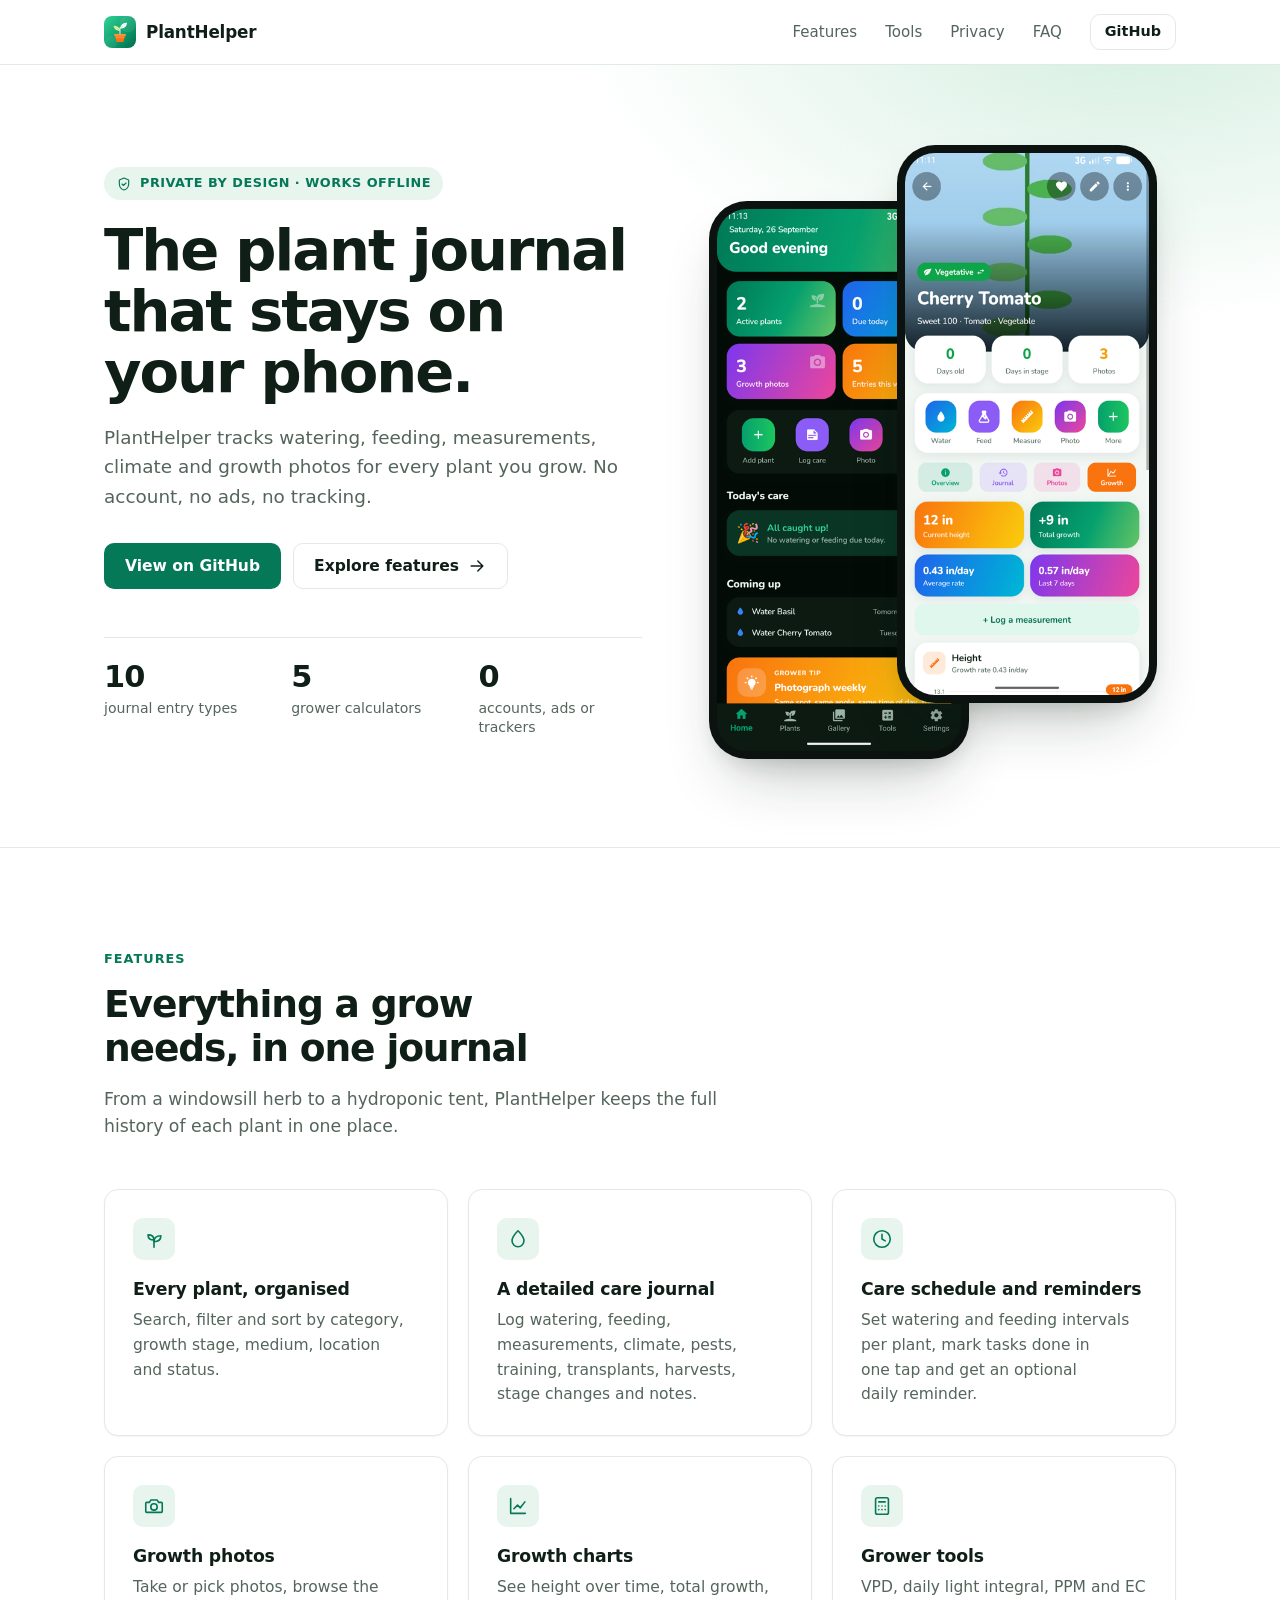
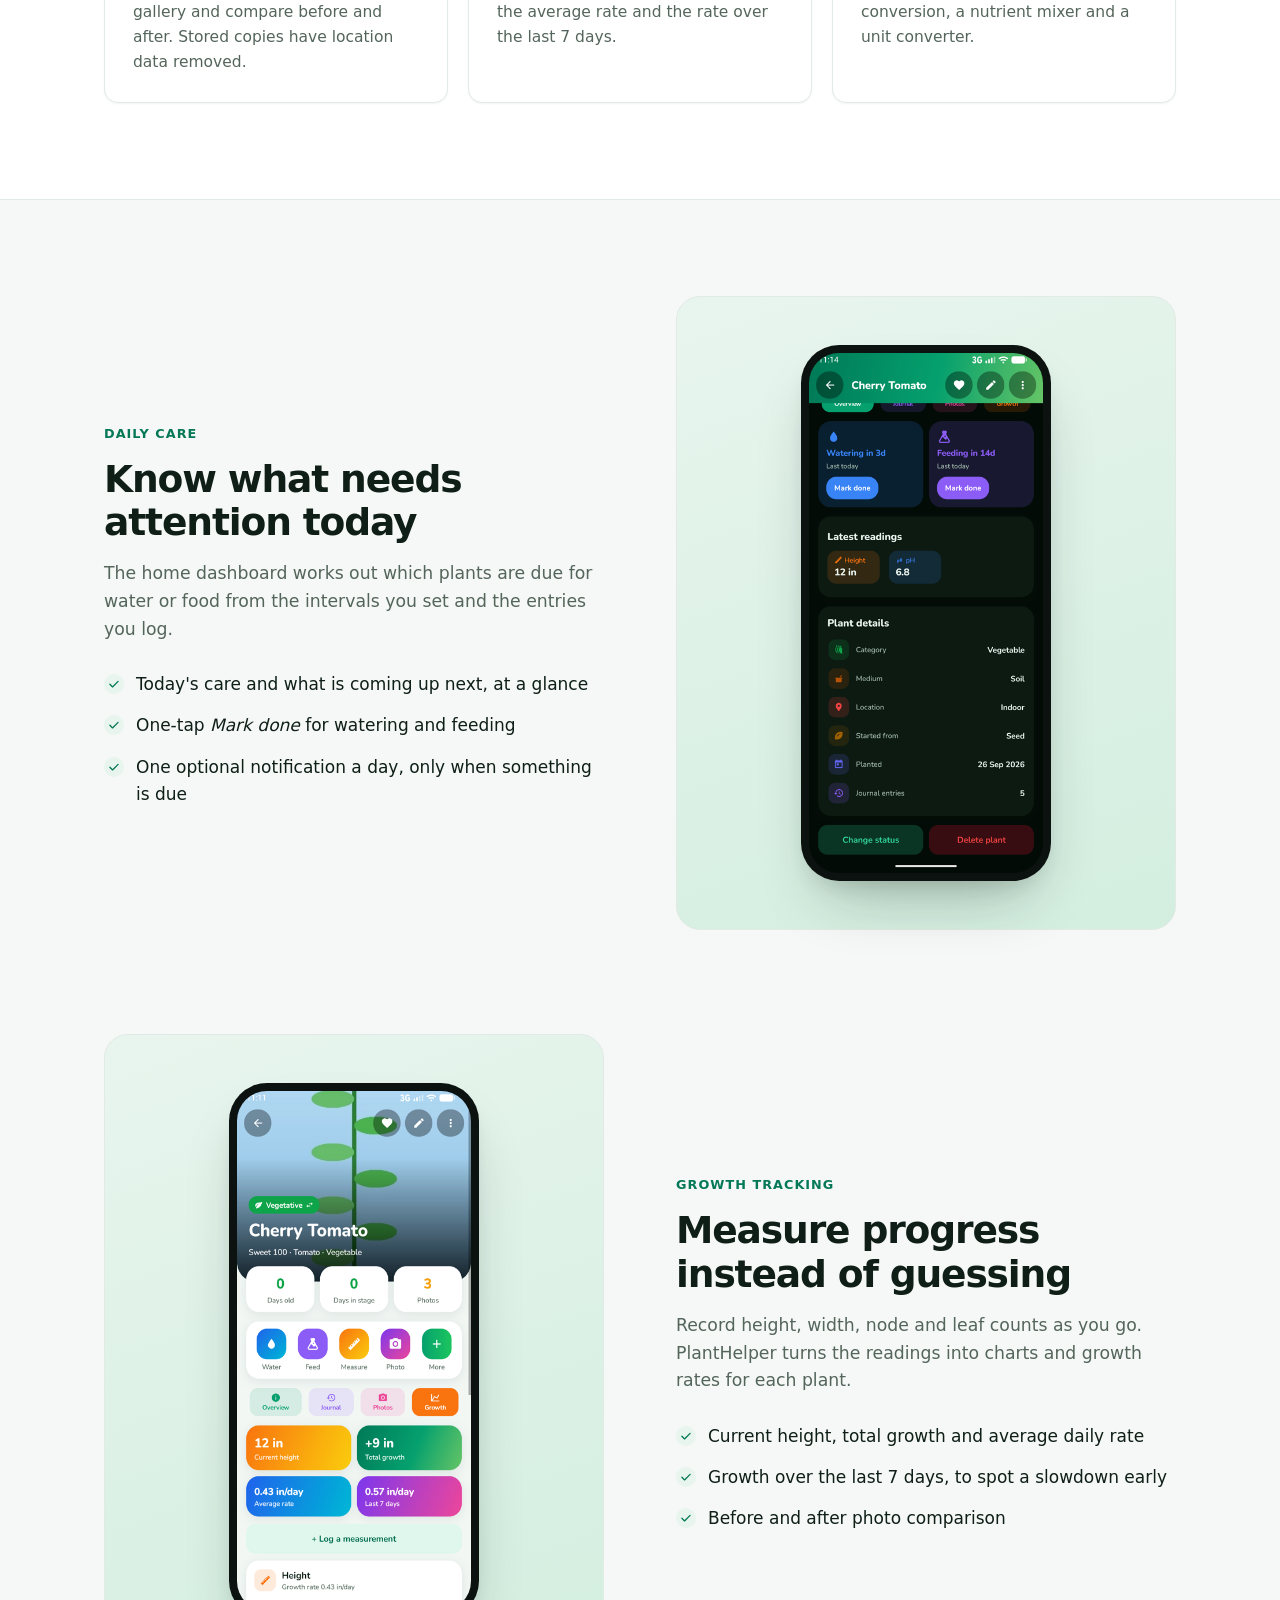
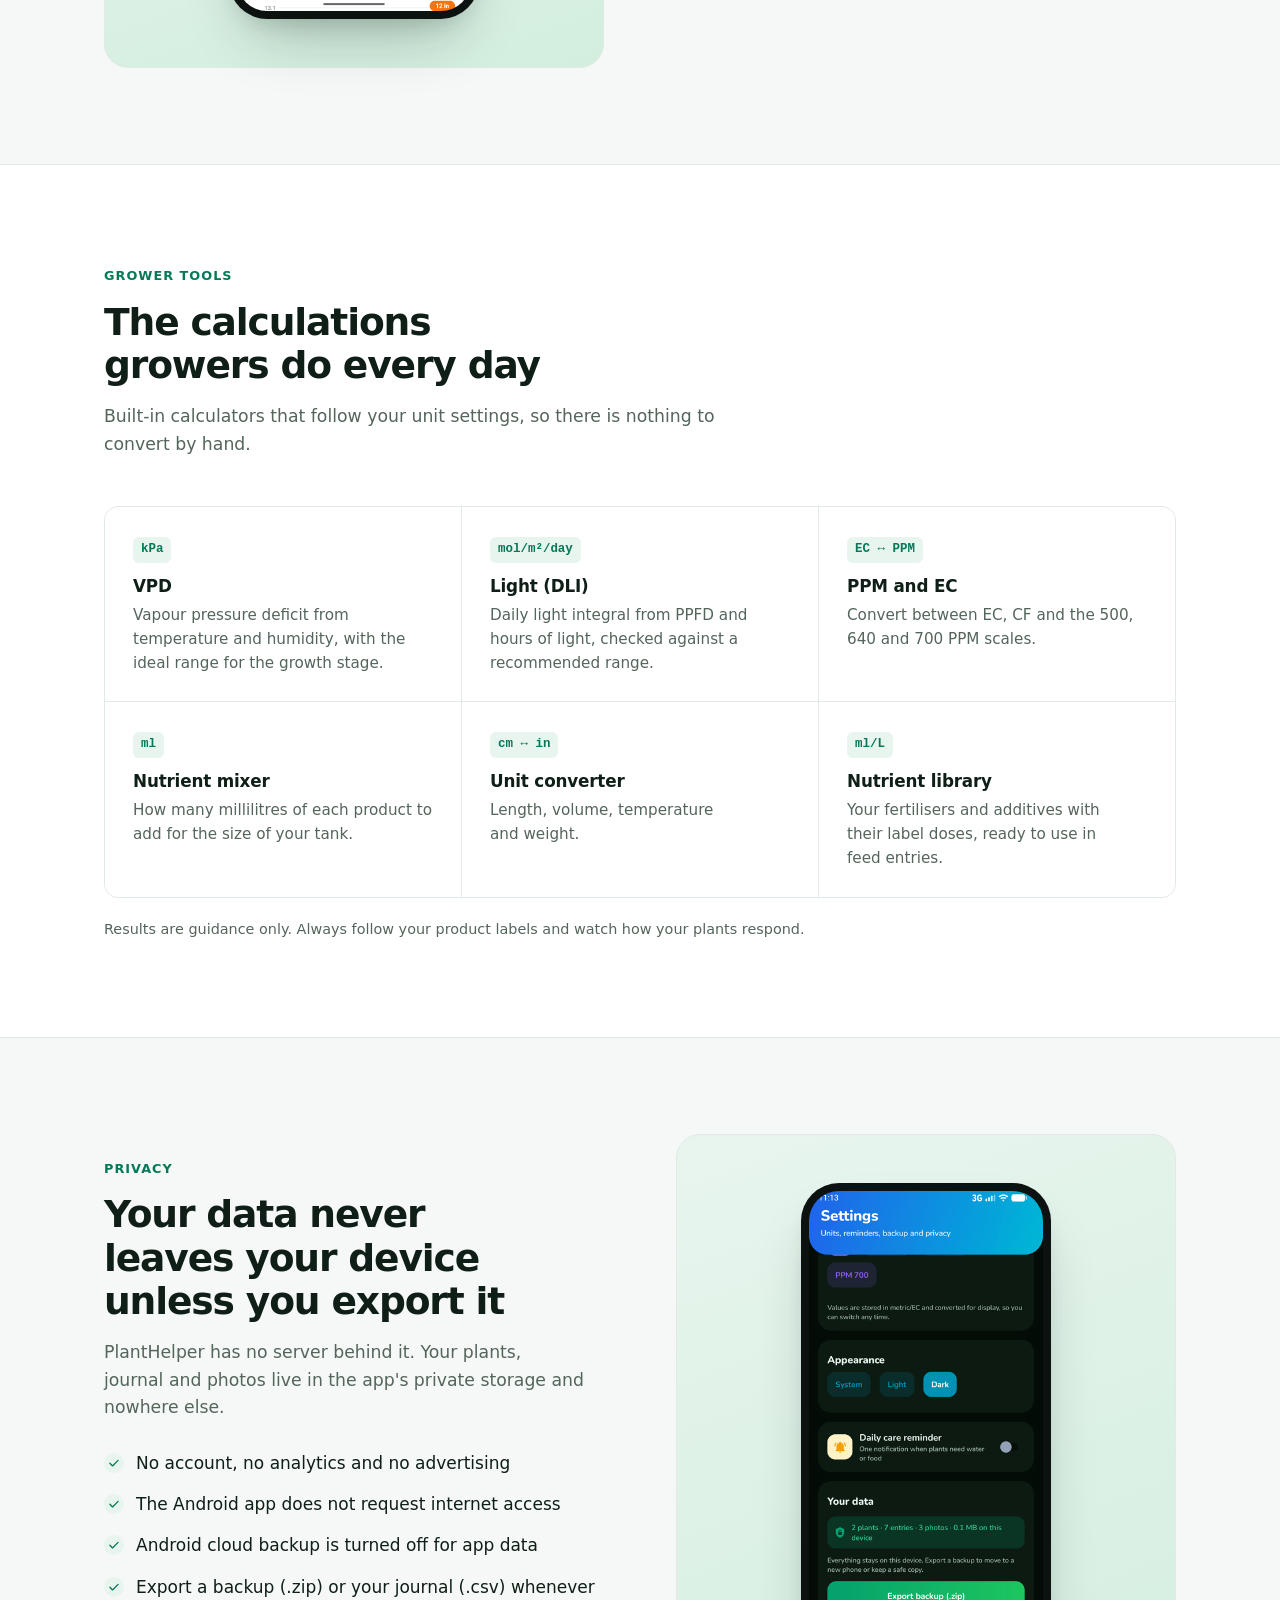
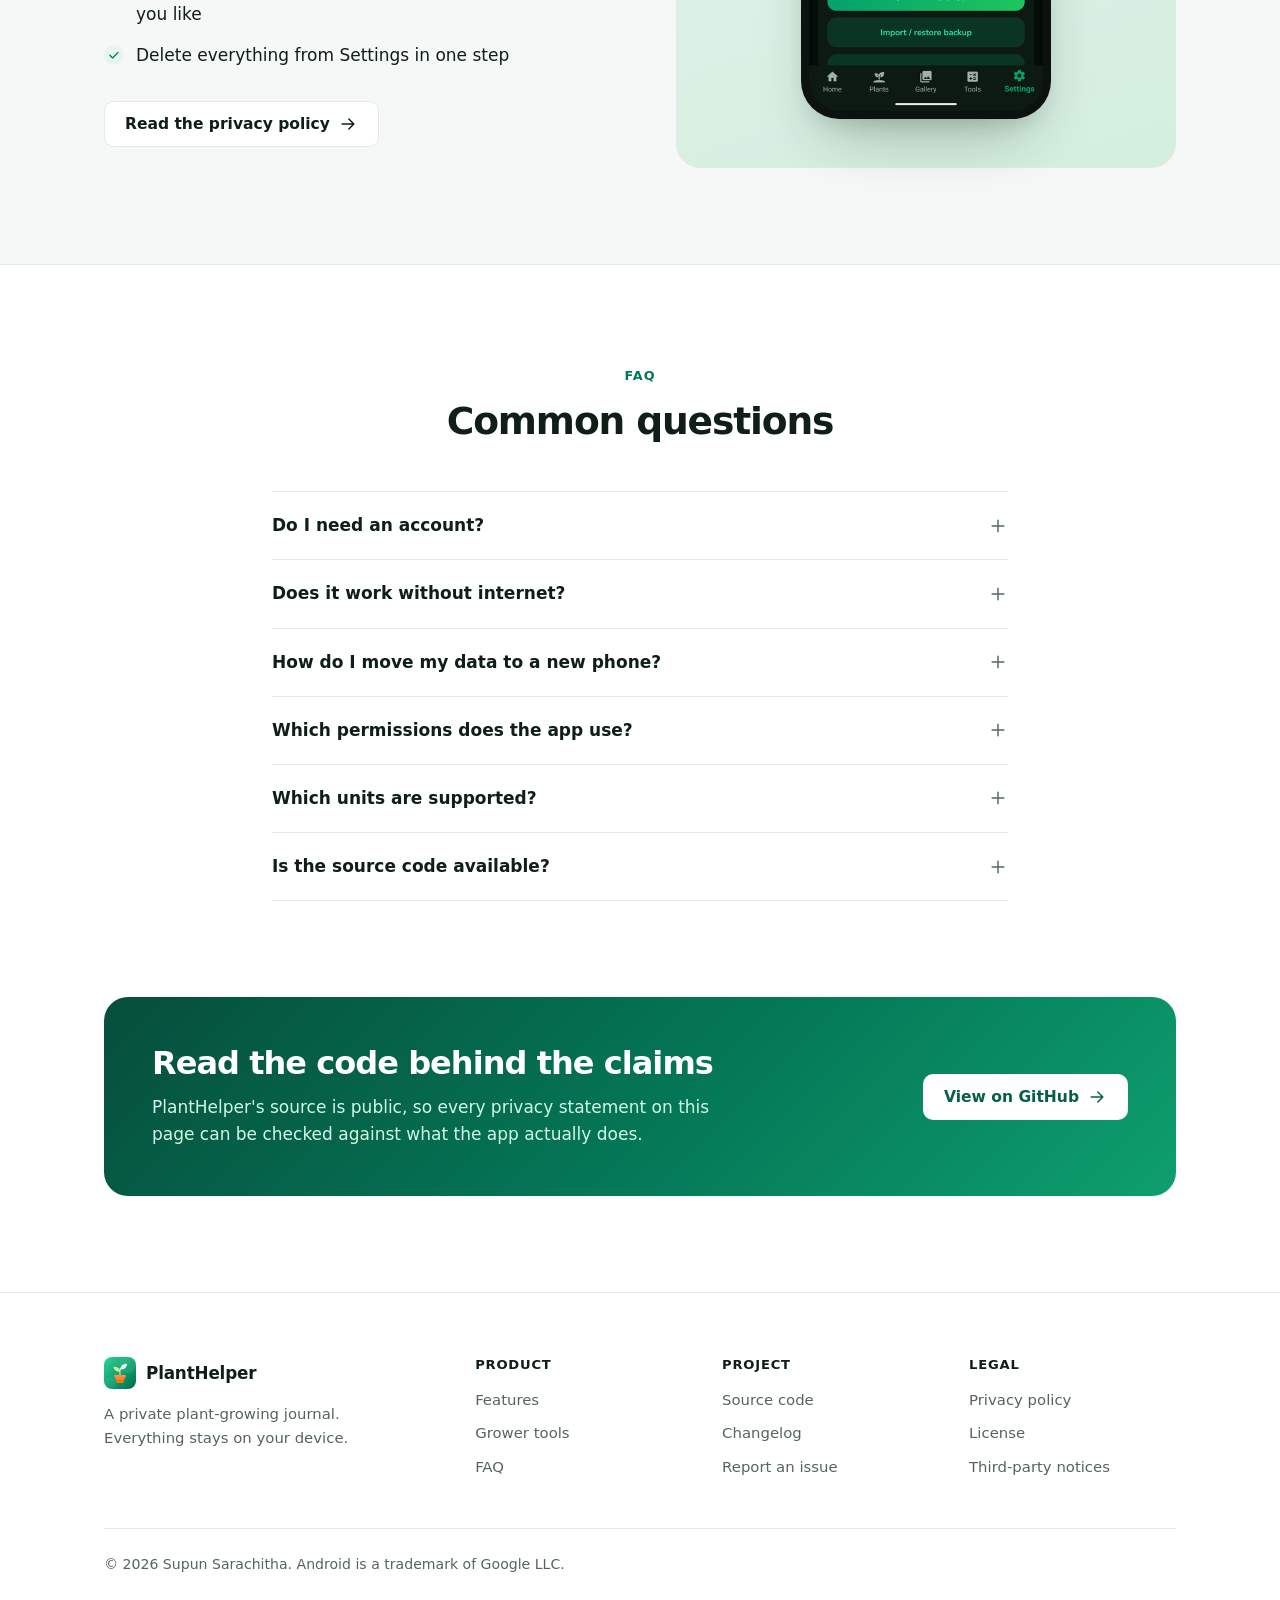
<file: docs/index.html>
<!doctype html>
<html lang="en">
<head>
  <meta charset="utf-8">
  <meta name="viewport" content="width=device-width, initial-scale=1">
  <title>PlantHelper – the plant journal that stays on your phone</title>
  <meta name="description" content="Track watering, feeding, measurements, climate and growth photos for every plant you grow. No account, no ads, no tracking: everything stays on your device.">
  <meta name="theme-color" content="#ffffff" media="(prefers-color-scheme: light)">
  <meta name="theme-color" content="#0a110d" media="(prefers-color-scheme: dark)">
  <meta property="og:type" content="website">
  <meta property="og:site_name" content="PlantHelper">
  <meta property="og:title" content="PlantHelper – the plant journal that stays on your phone">
  <meta property="og:description" content="Track watering, feeding, measurements, climate and growth photos for every plant you grow. Everything stays on your device.">
  <meta property="og:url" content="https://supunsarachitha.github.io/PlantHelper/">
  <meta property="og:image" content="https://supunsarachitha.github.io/PlantHelper/store/icon-512.png">
  <link rel="canonical" href="https://supunsarachitha.github.io/PlantHelper/">
  <link rel="icon" type="image/png" href="store/icon-512.png">
  <link rel="stylesheet" href="style.css">
</head>
<body>
  <svg xmlns="http://www.w3.org/2000/svg" hidden>
    <symbol id="i-sprout" viewBox="0 0 24 24"><path d="M12 21v-8"/><path d="M12 13c0-3.3-2.2-5.5-6.5-5.5 0 3.6 2.4 5.5 6.5 5.5z"/><path d="M12 15c0-4 2.7-6.5 7.5-6.5 0 4.2-2.9 6.5-7.5 6.5z"/></symbol>
    <symbol id="i-drop" viewBox="0 0 24 24"><path d="M12 3s6.5 6.4 6.5 11a6.5 6.5 0 0 1-13 0C5.5 9.4 12 3 12 3z"/></symbol>
    <symbol id="i-clock" viewBox="0 0 24 24"><circle cx="12" cy="12" r="9"/><path d="M12 7v5l3.5 2"/></symbol>
    <symbol id="i-camera" viewBox="0 0 24 24"><path d="M4 8h3l1.5-2.5h7L17 8h3a1 1 0 0 1 1 1v9a1 1 0 0 1-1 1H4a1 1 0 0 1-1-1V9a1 1 0 0 1 1-1z"/><circle cx="12" cy="13" r="3.5"/></symbol>
    <symbol id="i-chart" viewBox="0 0 24 24"><path d="M4 4v16h16"/><path d="M7.5 15l4-4 3 3 5-6.5"/></symbol>
    <symbol id="i-calc" viewBox="0 0 24 24"><rect x="5" y="3" width="14" height="18" rx="2"/><path d="M8.5 7.5h7"/><path d="M8.5 12h.01M12 12h.01M15.5 12h.01M8.5 16h.01M12 16h.01M15.5 16h.01"/></symbol>
    <symbol id="i-shield" viewBox="0 0 24 24"><path d="M12 3l7 3v5.5c0 4.4-3 8.2-7 9.5-4-1.3-7-5.1-7-9.5V6l7-3z"/><path d="M9 12l2.2 2.2L15 10.5"/></symbol>
    <symbol id="i-check" viewBox="0 0 24 24"><path d="M5 12.5l4.5 4.5L19 7.5"/></symbol>
    <symbol id="i-plus" viewBox="0 0 24 24"><path d="M12 5v14M5 12h14"/></symbol>
    <symbol id="i-arrow" viewBox="0 0 24 24"><path d="M5 12h14M13 6l6 6-6 6"/></symbol>
  </svg>

  <a class="skip" href="#main">Skip to content</a>

  <header class="site-header">
    <div class="wrap">
      <a class="brand" href="./">
        <img src="store/icon-512.png" width="32" height="32" alt="">
        PlantHelper
      </a>
      <nav class="site-nav" aria-label="Main">
        <a href="#features">Features</a>
        <a href="#tools">Tools</a>
        <a href="#privacy">Privacy</a>
        <a href="#faq">FAQ</a>
        <a class="btn btn-secondary btn-small" href="https://github.com/supunsarachitha/PlantHelper">GitHub</a>
      </nav>
    </div>
  </header>

  <main id="main">
    <section class="hero">
      <div class="wrap">
        <div>
          <span class="eyebrow">
            <svg class="icon" aria-hidden="true"><use href="#i-shield"/></svg>
            Private by design · Works offline
          </span>
          <h1>The plant journal that stays on your phone.</h1>
          <p class="hero-lede">PlantHelper tracks watering, feeding, measurements, climate and growth photos for every plant you grow. No account, no ads, no tracking.</p>
          <div class="actions">
            <!-- When the Play listing is live, make this the primary button:
                 <a class="btn btn-primary" href="https://play.google.com/store/apps/details?id=lk.stechbuzz.planthelper">Get it on Google Play</a> -->
            <a class="btn btn-primary" href="https://github.com/supunsarachitha/PlantHelper">View on GitHub</a>
            <a class="btn btn-secondary" href="#features">Explore features <svg class="icon" aria-hidden="true"><use href="#i-arrow"/></svg></a>
          </div>
          <dl class="stats">
            <div><dt>journal entry types</dt><dd>10</dd></div>
            <div><dt>grower calculators</dt><dd>5</dd></div>
            <div><dt>accounts, ads or trackers</dt><dd>0</dd></div>
          </dl>
        </div>

        <div class="devices">
          <div class="phone back">
            <img src="screenshots/home-dark.png" width="405" height="900" alt="Home dashboard in dark mode with active plants, care due today and upcoming watering">
          </div>
          <div class="phone front">
            <img src="screenshots/growth.png" width="405" height="900" alt="Growth tab for a cherry tomato showing current height, total growth and growth rates">
          </div>
        </div>
      </div>
    </section>

    <section class="section" id="features">
      <div class="wrap">
        <div class="section-head">
          <span class="eyebrow">Features</span>
          <h2>Everything a grow needs, in one journal</h2>
          <p>From a windowsill herb to a hydroponic tent, PlantHelper keeps the full history of each plant in one place.</p>
        </div>
        <div class="features">
          <article class="feature">
            <div class="feature-icon"><svg class="icon" aria-hidden="true"><use href="#i-sprout"/></svg></div>
            <h3>Every plant, organised</h3>
            <p>Search, filter and sort by category, growth stage, medium, location and status.</p>
          </article>
          <article class="feature">
            <div class="feature-icon"><svg class="icon" aria-hidden="true"><use href="#i-drop"/></svg></div>
            <h3>A detailed care journal</h3>
            <p>Log watering, feeding, measurements, climate, pests, training, transplants, harvests, stage changes and notes.</p>
          </article>
          <article class="feature">
            <div class="feature-icon"><svg class="icon" aria-hidden="true"><use href="#i-clock"/></svg></div>
            <h3>Care schedule and reminders</h3>
            <p>Set watering and feeding intervals per plant, mark tasks done in one tap and get an optional daily reminder.</p>
          </article>
          <article class="feature">
            <div class="feature-icon"><svg class="icon" aria-hidden="true"><use href="#i-camera"/></svg></div>
            <h3>Growth photos</h3>
            <p>Take or pick photos, browse the gallery and compare before and after. Stored copies have location data removed.</p>
          </article>
          <article class="feature">
            <div class="feature-icon"><svg class="icon" aria-hidden="true"><use href="#i-chart"/></svg></div>
            <h3>Growth charts</h3>
            <p>See height over time, total growth, the average rate and the rate over the last 7 days.</p>
          </article>
          <article class="feature">
            <div class="feature-icon"><svg class="icon" aria-hidden="true"><use href="#i-calc"/></svg></div>
            <h3>Grower tools</h3>
            <p>VPD, daily light integral, PPM and EC conversion, a nutrient mixer and a unit converter.</p>
          </article>
        </div>
      </div>
    </section>

    <section class="section section-alt">
      <div class="wrap">
        <div class="split">
          <div class="split-text">
            <span class="eyebrow">Daily care</span>
            <h2>Know what needs attention today</h2>
            <p>The home dashboard works out which plants are due for water or food from the intervals you set and the entries you log.</p>
            <ul class="checks">
              <li><svg class="icon" aria-hidden="true"><use href="#i-check"/></svg><span>Today's care and what is coming up next, at a glance</span></li>
              <li><svg class="icon" aria-hidden="true"><use href="#i-check"/></svg><span>One-tap <em>Mark done</em> for watering and feeding</span></li>
              <li><svg class="icon" aria-hidden="true"><use href="#i-check"/></svg><span>One optional notification a day, only when something is due</span></li>
            </ul>
          </div>
          <div class="split-media">
            <div class="phone">
              <img src="screenshots/plant-detail-dark.png" width="405" height="900" loading="lazy" alt="Plant overview with watering and feeding countdowns, latest readings and plant details">
            </div>
          </div>
        </div>

        <div class="split reverse">
          <div class="split-text">
            <span class="eyebrow">Growth tracking</span>
            <h2>Measure progress instead of guessing</h2>
            <p>Record height, width, node and leaf counts as you go. PlantHelper turns the readings into charts and growth rates for each plant.</p>
            <ul class="checks">
              <li><svg class="icon" aria-hidden="true"><use href="#i-check"/></svg><span>Current height, total growth and average daily rate</span></li>
              <li><svg class="icon" aria-hidden="true"><use href="#i-check"/></svg><span>Growth over the last 7 days, to spot a slowdown early</span></li>
              <li><svg class="icon" aria-hidden="true"><use href="#i-check"/></svg><span>Before and after photo comparison</span></li>
            </ul>
          </div>
          <div class="split-media">
            <div class="phone">
              <img src="screenshots/growth.png" width="405" height="900" loading="lazy" alt="Growth tab with height, total growth, average rate and last 7 days rate">
            </div>
          </div>
        </div>
      </div>
    </section>

    <section class="section" id="tools">
      <div class="wrap">
        <div class="section-head">
          <span class="eyebrow">Grower tools</span>
          <h2>The calculations growers do every day</h2>
          <p>Built-in calculators that follow your unit settings, so there is nothing to convert by hand.</p>
        </div>
        <div class="tools">
          <article class="tool">
            <span class="tool-unit">kPa</span>
            <h3>VPD</h3>
            <p>Vapour pressure deficit from temperature and humidity, with the ideal range for the growth stage.</p>
          </article>
          <article class="tool">
            <span class="tool-unit">mol/m²/day</span>
            <h3>Light (DLI)</h3>
            <p>Daily light integral from PPFD and hours of light, checked against a recommended range.</p>
          </article>
          <article class="tool">
            <span class="tool-unit">EC ↔ PPM</span>
            <h3>PPM and EC</h3>
            <p>Convert between EC, CF and the 500, 640 and 700 PPM scales.</p>
          </article>
          <article class="tool">
            <span class="tool-unit">ml</span>
            <h3>Nutrient mixer</h3>
            <p>How many millilitres of each product to add for the size of your tank.</p>
          </article>
          <article class="tool">
            <span class="tool-unit">cm ↔ in</span>
            <h3>Unit converter</h3>
            <p>Length, volume, temperature and weight.</p>
          </article>
          <article class="tool">
            <span class="tool-unit">ml/L</span>
            <h3>Nutrient library</h3>
            <p>Your fertilisers and additives with their label doses, ready to use in feed entries.</p>
          </article>
        </div>
        <p class="note">Results are guidance only. Always follow your product labels and watch how your plants respond.</p>
      </div>
    </section>

    <section class="section section-alt" id="privacy">
      <div class="wrap">
        <div class="split">
          <div class="split-text">
            <span class="eyebrow">Privacy</span>
            <h2>Your data never leaves your device unless you export it</h2>
            <p>PlantHelper has no server behind it. Your plants, journal and photos live in the app's private storage and nowhere else.</p>
            <ul class="checks">
              <li><svg class="icon" aria-hidden="true"><use href="#i-check"/></svg><span>No account, no analytics and no advertising</span></li>
              <li><svg class="icon" aria-hidden="true"><use href="#i-check"/></svg><span>The Android app does not request internet access</span></li>
              <li><svg class="icon" aria-hidden="true"><use href="#i-check"/></svg><span>Android cloud backup is turned off for app data</span></li>
              <li><svg class="icon" aria-hidden="true"><use href="#i-check"/></svg><span>Export a backup (.zip) or your journal (.csv) whenever you like</span></li>
              <li><svg class="icon" aria-hidden="true"><use href="#i-check"/></svg><span>Delete everything from Settings in one step</span></li>
            </ul>
            <a class="btn btn-secondary" href="privacy.html">Read the privacy policy <svg class="icon" aria-hidden="true"><use href="#i-arrow"/></svg></a>
          </div>
          <div class="split-media">
            <div class="phone">
              <img src="screenshots/settings-dark.png" width="405" height="900" loading="lazy" alt="Settings screen with appearance, daily care reminder, and backup export and import">
            </div>
          </div>
        </div>
      </div>
    </section>

    <section class="section" id="faq">
      <div class="wrap">
        <div class="section-head center">
          <span class="eyebrow">FAQ</span>
          <h2>Common questions</h2>
        </div>
        <div class="faq">
          <details>
            <summary>Do I need an account?<svg class="icon" aria-hidden="true"><use href="#i-plus"/></svg></summary>
            <p>No. There is no sign-up and no login. Install the app and add your first plant.</p>
          </details>
          <details>
            <summary>Does it work without internet?<svg class="icon" aria-hidden="true"><use href="#i-plus"/></svg></summary>
            <p>Yes. The Android app does not request internet access at all, so everything works offline.</p>
          </details>
          <details>
            <summary>How do I move my data to a new phone?<svg class="icon" aria-hidden="true"><use href="#i-plus"/></svg></summary>
            <p>Open Settings and export a backup (.zip), then import it on the new phone. You can merge it with what is already there or replace everything with the backup.</p>
          </details>
          <details>
            <summary>Which permissions does the app use?<svg class="icon" aria-hidden="true"><use href="#i-plus"/></svg></summary>
            <p>Camera, only when you take a photo. Notifications, only if you turn the daily reminder on. Run at startup, to restore that reminder after the phone restarts. Photos from your gallery come through the system photo picker, so the app only sees the ones you choose.</p>
          </details>
          <details>
            <summary>Which units are supported?<svg class="icon" aria-hidden="true"><use href="#i-plus"/></svg></summary>
            <p>Metric or imperial measurements, °C or °F, and nutrient strength as EC or PPM on the 500, 640 or 700 scale. Values are stored in metric and EC, so you can switch at any time.</p>
          </details>
          <details>
            <summary>Is the source code available?<svg class="icon" aria-hidden="true"><use href="#i-plus"/></svg></summary>
            <p>Yes. The code is public on GitHub under the PolyForm Noncommercial License 1.0.0, which allows use, modification and sharing for noncommercial purposes.</p>
          </details>
        </div>
      </div>
    </section>

    <section class="section" style="padding-top: 0">
      <div class="wrap">
        <div class="cta">
          <div>
            <h2>Read the code behind the claims</h2>
            <p>PlantHelper's source is public, so every privacy statement on this page can be checked against what the app actually does.</p>
          </div>
          <a class="btn btn-light" href="https://github.com/supunsarachitha/PlantHelper">View on GitHub <svg class="icon" aria-hidden="true"><use href="#i-arrow"/></svg></a>
        </div>
      </div>
    </section>
  </main>

  <footer class="site-footer">
    <div class="wrap">
      <div class="footer-grid">
        <div class="footer-about">
          <a class="brand" href="./">
            <img src="store/icon-512.png" width="32" height="32" alt="">
            PlantHelper
          </a>
          <p>A private plant-growing journal. Everything stays on your device.</p>
        </div>
        <div>
          <h2>Product</h2>
          <ul>
            <li><a href="#features">Features</a></li>
            <li><a href="#tools">Grower tools</a></li>
            <li><a href="#faq">FAQ</a></li>
          </ul>
        </div>
        <div>
          <h2>Project</h2>
          <ul>
            <li><a href="https://github.com/supunsarachitha/PlantHelper">Source code</a></li>
            <li><a href="https://github.com/supunsarachitha/PlantHelper/blob/main/CHANGELOG.md">Changelog</a></li>
            <li><a href="https://github.com/supunsarachitha/PlantHelper/issues">Report an issue</a></li>
          </ul>
        </div>
        <div>
          <h2>Legal</h2>
          <ul>
            <li><a href="privacy.html">Privacy policy</a></li>
            <li><a href="https://github.com/supunsarachitha/PlantHelper/blob/main/LICENSE">License</a></li>
            <li><a href="https://github.com/supunsarachitha/PlantHelper/blob/main/THIRD-PARTY-NOTICES.md">Third-party notices</a></li>
          </ul>
        </div>
      </div>
      <p class="footer-legal">© 2026 Supun Sarachitha. Android is a trademark of Google LLC.</p>
    </div>
  </footer>
</body>
</html>
</file>
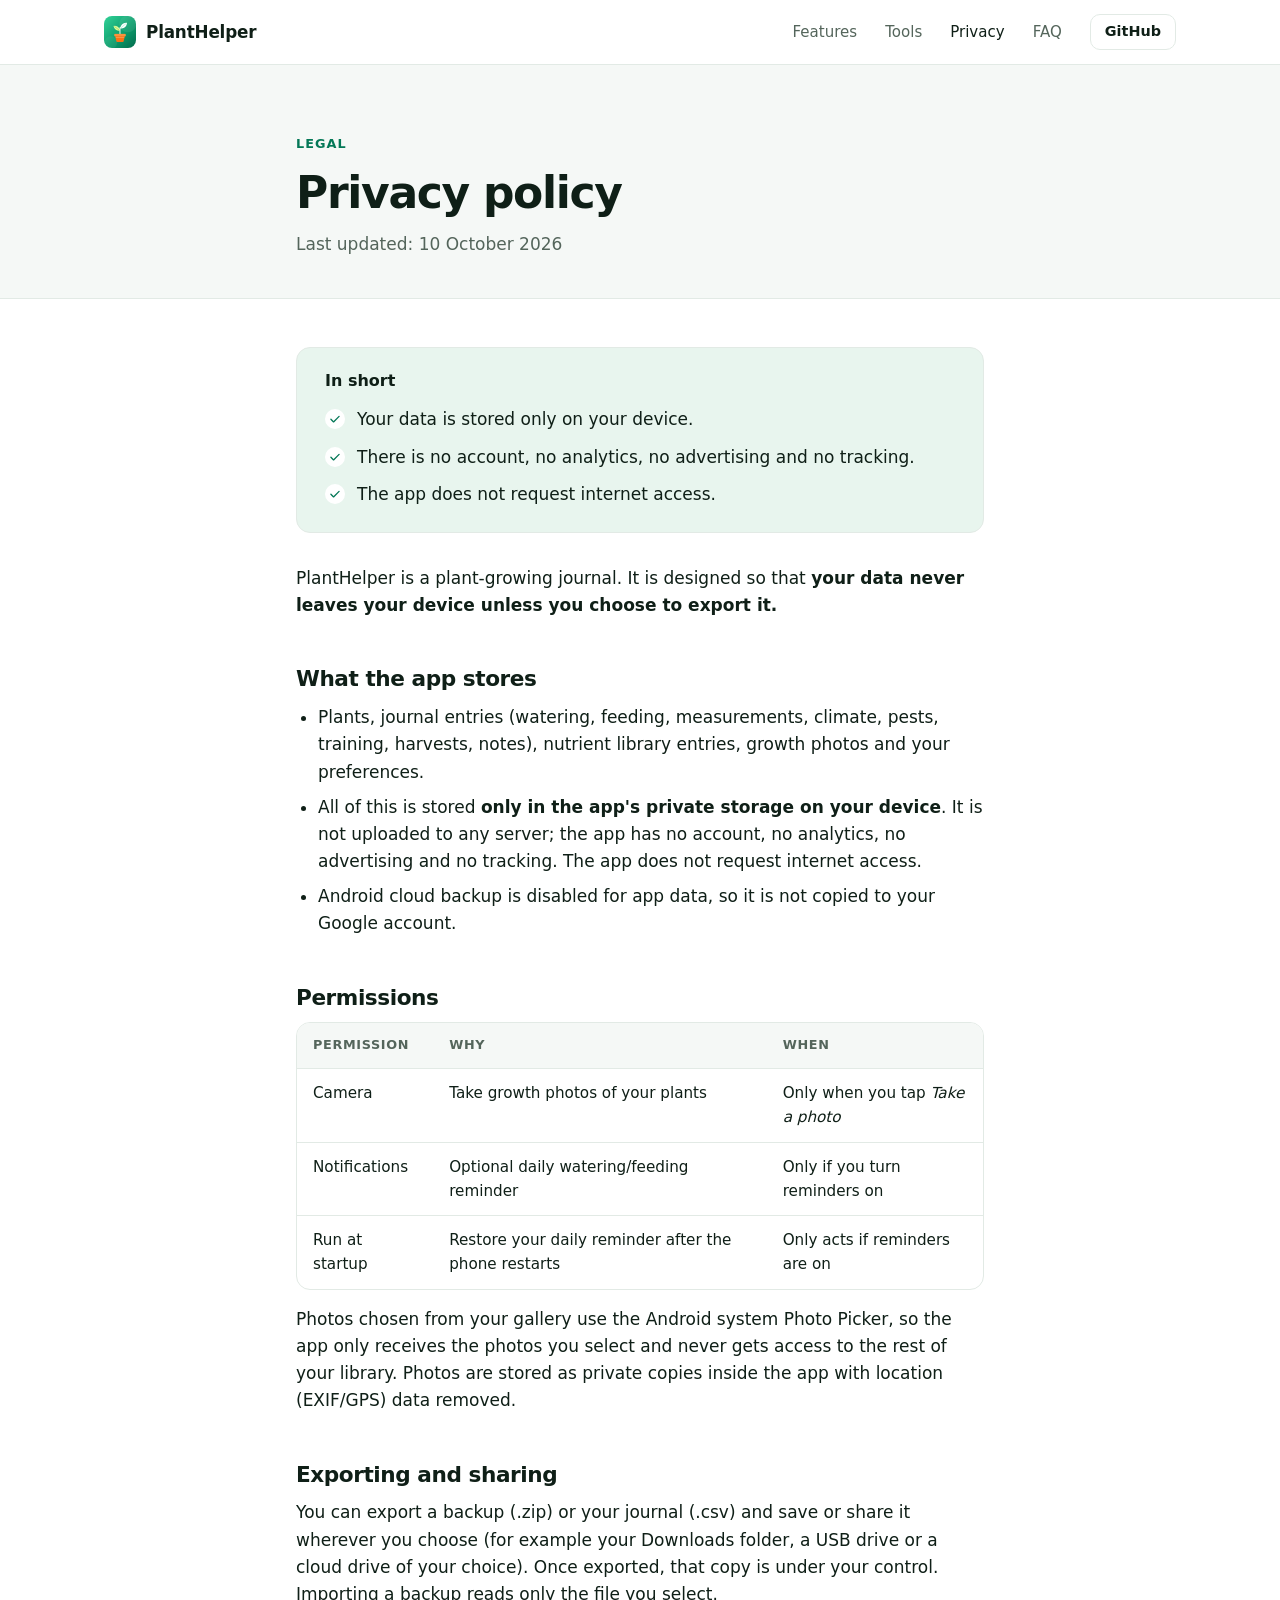
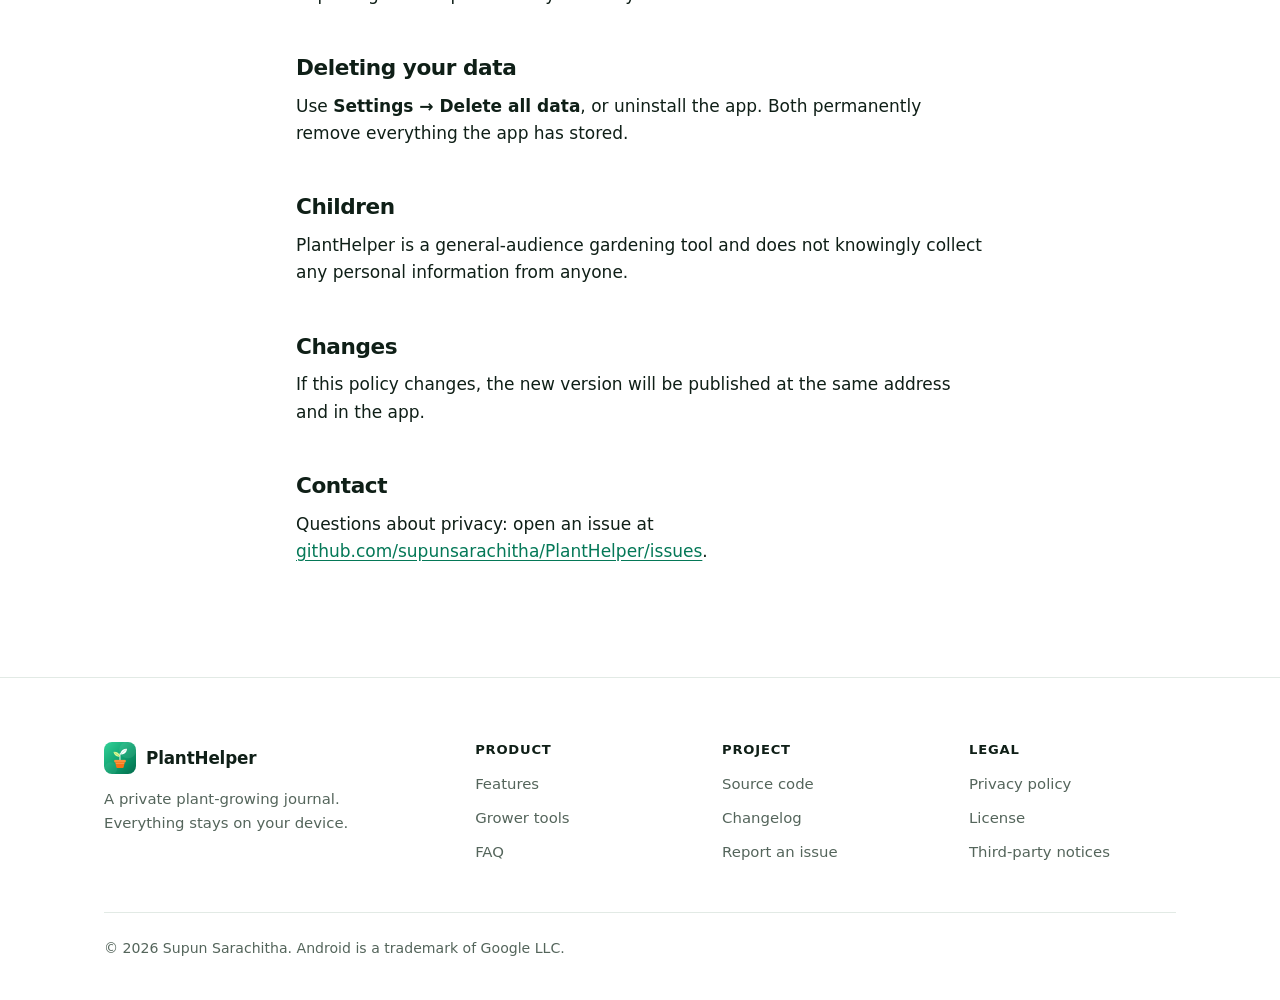
<file: docs/privacy.html>
<!doctype html>
<html lang="en">
<head>
  <meta charset="utf-8">
  <meta name="viewport" content="width=device-width, initial-scale=1">
  <title>Privacy policy – PlantHelper</title>
  <meta name="description" content="PlantHelper stores your plants, journal and photos only on your device. No account, no analytics, no advertising and no tracking.">
  <meta name="theme-color" content="#ffffff" media="(prefers-color-scheme: light)">
  <meta name="theme-color" content="#0a110d" media="(prefers-color-scheme: dark)">
  <link rel="canonical" href="https://supunsarachitha.github.io/PlantHelper/privacy.html">
  <link rel="icon" type="image/png" href="store/icon-512.png">
  <link rel="stylesheet" href="style.css">
</head>
<body>
  <!-- Mirrors PRIVACY_POLICY.md in the repository root; change both together. -->
  <svg xmlns="http://www.w3.org/2000/svg" hidden>
    <symbol id="i-check" viewBox="0 0 24 24"><path d="M5 12.5l4.5 4.5L19 7.5"/></symbol>
  </svg>

  <a class="skip" href="#main">Skip to content</a>

  <header class="site-header">
    <div class="wrap">
      <a class="brand" href="./">
        <img src="store/icon-512.png" width="32" height="32" alt="">
        PlantHelper
      </a>
      <nav class="site-nav" aria-label="Main">
        <a href="./#features">Features</a>
        <a href="./#tools">Tools</a>
        <a href="privacy.html" aria-current="page">Privacy</a>
        <a href="./#faq">FAQ</a>
        <a class="btn btn-secondary btn-small" href="https://github.com/supunsarachitha/PlantHelper">GitHub</a>
      </nav>
    </div>
  </header>

  <main id="main">
    <div class="doc-head">
      <div class="wrap doc">
        <span class="eyebrow">Legal</span>
        <h1>Privacy policy</h1>
        <p>Last updated: 10 October 2026</p>
      </div>
    </div>

    <div class="wrap doc doc-body">
      <div class="summary">
        <h2>In short</h2>
        <ul class="checks">
          <li><svg class="icon" aria-hidden="true"><use href="#i-check"/></svg><span>Your data is stored only on your device.</span></li>
          <li><svg class="icon" aria-hidden="true"><use href="#i-check"/></svg><span>There is no account, no analytics, no advertising and no tracking.</span></li>
          <li><svg class="icon" aria-hidden="true"><use href="#i-check"/></svg><span>The app does not request internet access.</span></li>
        </ul>
      </div>

      <div class="prose">
        <p style="margin-top: 32px">PlantHelper is a plant-growing journal. It is designed so that <strong>your data never leaves your device unless you choose to export it.</strong></p>

        <h2>What the app stores</h2>
        <ul>
          <li>Plants, journal entries (watering, feeding, measurements, climate, pests, training, harvests, notes), nutrient library entries, growth photos and your preferences.</li>
          <li>All of this is stored <strong>only in the app's private storage on your device</strong>. It is not uploaded to any server; the app has no account, no analytics, no advertising and no tracking. The app does not request internet access.</li>
          <li>Android cloud backup is disabled for app data, so it is not copied to your Google account.</li>
        </ul>

        <h2>Permissions</h2>
        <div class="table-scroll">
          <table>
            <thead>
              <tr><th>Permission</th><th>Why</th><th>When</th></tr>
            </thead>
            <tbody>
              <tr>
                <td>Camera</td>
                <td>Take growth photos of your plants</td>
                <td>Only when you tap <em>Take a photo</em></td>
              </tr>
              <tr>
                <td>Notifications</td>
                <td>Optional daily watering/feeding reminder</td>
                <td>Only if you turn reminders on</td>
              </tr>
              <tr>
                <td>Run at startup</td>
                <td>Restore your daily reminder after the phone restarts</td>
                <td>Only acts if reminders are on</td>
              </tr>
            </tbody>
          </table>
        </div>
        <p>Photos chosen from your gallery use the Android system Photo Picker, so the app only receives the photos you select and never gets access to the rest of your library. Photos are stored as private copies inside the app with location (EXIF/GPS) data removed.</p>

        <h2>Exporting and sharing</h2>
        <p>You can export a backup (.zip) or your journal (.csv) and save or share it wherever you choose (for example your Downloads folder, a USB drive or a cloud drive of your choice). Once exported, that copy is under your control. Importing a backup reads only the file you select.</p>

        <h2>Deleting your data</h2>
        <p>Use <strong>Settings → Delete all data</strong>, or uninstall the app. Both permanently remove everything the app has stored.</p>

        <h2>Children</h2>
        <p>PlantHelper is a general-audience gardening tool and does not knowingly collect any personal information from anyone.</p>

        <h2>Changes</h2>
        <p>If this policy changes, the new version will be published at the same address and in the app.</p>

        <h2>Contact</h2>
        <p>Questions about privacy: open an issue at <a href="https://github.com/supunsarachitha/PlantHelper/issues">github.com/supunsarachitha/PlantHelper/issues</a>.</p>
      </div>
    </div>
  </main>

  <footer class="site-footer">
    <div class="wrap">
      <div class="footer-grid">
        <div class="footer-about">
          <a class="brand" href="./">
            <img src="store/icon-512.png" width="32" height="32" alt="">
            PlantHelper
          </a>
          <p>A private plant-growing journal. Everything stays on your device.</p>
        </div>
        <div>
          <h2>Product</h2>
          <ul>
            <li><a href="./#features">Features</a></li>
            <li><a href="./#tools">Grower tools</a></li>
            <li><a href="./#faq">FAQ</a></li>
          </ul>
        </div>
        <div>
          <h2>Project</h2>
          <ul>
            <li><a href="https://github.com/supunsarachitha/PlantHelper">Source code</a></li>
            <li><a href="https://github.com/supunsarachitha/PlantHelper/blob/main/CHANGELOG.md">Changelog</a></li>
            <li><a href="https://github.com/supunsarachitha/PlantHelper/issues">Report an issue</a></li>
          </ul>
        </div>
        <div>
          <h2>Legal</h2>
          <ul>
            <li><a href="privacy.html">Privacy policy</a></li>
            <li><a href="https://github.com/supunsarachitha/PlantHelper/blob/main/LICENSE">License</a></li>
            <li><a href="https://github.com/supunsarachitha/PlantHelper/blob/main/THIRD-PARTY-NOTICES.md">Third-party notices</a></li>
          </ul>
        </div>
      </div>
      <p class="footer-legal">© 2026 Supun Sarachitha. Android is a trademark of Google LLC.</p>
    </div>
  </footer>
</body>
</html>
</file>
<file: docs/style.css>
/* PlantHelper site. Brand greens come from src/PlantHelper/Resources/Styles/Colors.xaml. */
:root {
  --bg: #ffffff;
  --bg-alt: #f5f8f6;
  --surface: #ffffff;
  --border: #e2eae5;
  --text: #0f1f17;
  --muted: #54655b;
  --primary: #047857;
  --primary-hover: #065f46;
  --on-primary: #ffffff;
  --tint: #e8f5ee;
  --tint-strong: #d3eedf;
  --header-bg: rgba(255, 255, 255, 0.86);
  --device: #0c1210;
  --shadow-sm: 0 1px 2px rgba(15, 31, 23, 0.05);
  --shadow-lg: 0 32px 64px -24px rgba(15, 31, 23, 0.32), 0 12px 24px -12px rgba(15, 31, 23, 0.18);
  --radius: 14px;
}

@media (prefers-color-scheme: dark) {
  :root {
    --bg: #0a110d;
    --bg-alt: #0e1712;
    --surface: #121c16;
    --border: #223128;
    --text: #e9f2ec;
    --muted: #9bafa3;
    --primary: #34d399;
    --primary-hover: #6ee7b7;
    --on-primary: #04261a;
    --tint: #12281e;
    --tint-strong: #143325;
    --header-bg: rgba(10, 17, 13, 0.82);
    --device: #1c2620;
    --shadow-sm: none;
    --shadow-lg: 0 32px 64px -24px rgba(0, 0, 0, 0.7);
  }
}

*,
*::before,
*::after {
  box-sizing: border-box;
}

html {
  scroll-behavior: smooth;
  -webkit-text-size-adjust: 100%;
}

@media (prefers-reduced-motion: reduce) {
  html {
    scroll-behavior: auto;
  }
}

body {
  margin: 0;
  background: var(--bg);
  color: var(--text);
  font-family: Inter, system-ui, -apple-system, "Segoe UI", Roboto, "Helvetica Neue", Arial, sans-serif;
  font-size: 17px;
  line-height: 1.6;
  -webkit-font-smoothing: antialiased;
}

img,
svg {
  display: block;
  max-width: 100%;
}

img {
  height: auto;
}

[hidden] {
  display: none !important;
}

a {
  color: var(--primary);
  text-underline-offset: 3px;
}

a:hover {
  color: var(--primary-hover);
}

:focus-visible {
  outline: 2px solid var(--primary);
  outline-offset: 3px;
  border-radius: 4px;
}

[id] {
  scroll-margin-top: 88px;
}

h1,
h2,
h3 {
  margin: 0;
  line-height: 1.15;
  letter-spacing: -0.02em;
  text-wrap: balance;
}

p {
  margin: 0;
  text-wrap: pretty;
}

.wrap {
  max-width: 1120px;
  margin: 0 auto;
  padding: 0 24px;
}

.icon {
  width: 20px;
  height: 20px;
  flex: none;
  fill: none;
  stroke: currentColor;
  stroke-width: 1.75;
  stroke-linecap: round;
  stroke-linejoin: round;
}

.skip {
  position: absolute;
  left: -9999px;
}

.skip:focus {
  left: 16px;
  top: 16px;
  z-index: 20;
  padding: 10px 14px;
  background: var(--surface);
  border: 1px solid var(--border);
  border-radius: 8px;
}

/* Header */
.site-header {
  position: sticky;
  top: 0;
  z-index: 10;
  background: var(--header-bg);
  border-bottom: 1px solid var(--border);
  -webkit-backdrop-filter: saturate(180%) blur(12px);
  backdrop-filter: saturate(180%) blur(12px);
}

.site-header .wrap {
  display: flex;
  align-items: center;
  justify-content: space-between;
  gap: 24px;
  height: 64px;
}

.brand {
  display: flex;
  align-items: center;
  gap: 10px;
  color: var(--text);
  font-size: 1.05rem;
  font-weight: 700;
  letter-spacing: -0.01em;
  text-decoration: none;
}

.brand:hover {
  color: var(--text);
}

.brand img {
  width: 32px;
  height: 32px;
  border-radius: 8px;
}

.site-nav {
  display: flex;
  align-items: center;
  gap: 28px;
}

.site-nav a:not(.btn) {
  color: var(--muted);
  font-size: 0.94rem;
  font-weight: 500;
  text-decoration: none;
}

.site-nav a:not(.btn):hover,
.site-nav a[aria-current="page"] {
  color: var(--text);
}

/* Buttons */
.btn {
  display: inline-flex;
  align-items: center;
  justify-content: center;
  gap: 8px;
  padding: 12px 20px;
  border: 1px solid transparent;
  border-radius: 10px;
  font-size: 0.97rem;
  font-weight: 600;
  line-height: 1.2;
  text-decoration: none;
  transition: background-color 0.15s, border-color 0.15s, color 0.15s;
}

.btn-primary {
  background: var(--primary);
  color: var(--on-primary);
}

.btn-primary:hover {
  background: var(--primary-hover);
  color: var(--on-primary);
}

.btn-secondary {
  background: var(--surface);
  border-color: var(--border);
  color: var(--text);
}

.btn-secondary:hover {
  border-color: var(--muted);
  color: var(--text);
}

.btn-small {
  padding: 8px 14px;
  font-size: 0.9rem;
}

.btn-light {
  background: #ffffff;
  color: #065f46;
}

.btn-light:hover {
  background: #ecfdf5;
  color: #065f46;
}

/* Hero */
.hero {
  background: radial-gradient(900px 520px at 88% -8%, var(--tint-strong), transparent 62%), var(--bg);
  border-bottom: 1px solid var(--border);
  overflow: hidden;
}

.hero .wrap {
  display: grid;
  grid-template-columns: minmax(0, 1.05fr) minmax(0, 0.95fr);
  align-items: center;
  gap: 48px;
  padding-top: 80px;
  padding-bottom: 88px;
}

.eyebrow {
  display: inline-block;
  color: var(--primary);
  font-size: 0.8rem;
  font-weight: 700;
  letter-spacing: 0.08em;
  text-transform: uppercase;
}

.hero .eyebrow {
  display: inline-flex;
  align-items: center;
  gap: 8px;
  padding: 6px 12px;
  background: var(--tint);
  border-radius: 999px;
  letter-spacing: 0.04em;
}

.hero .eyebrow .icon {
  width: 16px;
  height: 16px;
}

.hero h1 {
  margin-top: 20px;
  font-size: clamp(2.3rem, 5.2vw, 3.6rem);
  font-weight: 750;
  line-height: 1.06;
  letter-spacing: -0.035em;
}

.hero-lede {
  max-width: 34rem;
  margin-top: 20px;
  color: var(--muted);
  font-size: 1.15rem;
}

.actions {
  display: flex;
  flex-wrap: wrap;
  gap: 12px;
  margin-top: 32px;
}

.stats {
  display: grid;
  grid-template-columns: repeat(3, minmax(0, 1fr));
  gap: 24px;
  max-width: 34rem;
  margin: 48px 0 0;
  padding: 24px 0 0;
  border-top: 1px solid var(--border);
}

.stats div {
  display: flex;
  flex-direction: column;
}

.stats dt {
  color: var(--muted);
  font-size: 0.88rem;
  line-height: 1.35;
}

.stats dd {
  order: -1;
  margin: 0 0 6px;
  font-size: 1.9rem;
  font-weight: 700;
  line-height: 1;
  letter-spacing: -0.03em;
  font-variant-numeric: tabular-nums;
}

/* Device frames */
.phone {
  padding: 8px;
  background: var(--device);
  border-radius: 38px;
  box-shadow: var(--shadow-lg);
}

.phone img {
  width: 100%;
  border-radius: 30px;
}

.devices {
  display: flex;
  justify-content: center;
  align-items: flex-start;
}

.devices .phone {
  flex: none;
  width: min(260px, 44vw);
}

.devices .back {
  margin-top: 56px;
  margin-right: -72px;
}

.devices .front {
  position: relative;
  z-index: 1;
}

/* Sections */
.section {
  padding: 96px 0;
}

.section-alt {
  background: var(--bg-alt);
  border-top: 1px solid var(--border);
  border-bottom: 1px solid var(--border);
}

.section-head {
  max-width: 40rem;
  margin-bottom: 48px;
}

.section-head.center {
  margin-left: auto;
  margin-right: auto;
  text-align: center;
}

.section-head h2,
.split h2 {
  margin-top: 12px;
  font-size: clamp(1.75rem, 3.4vw, 2.35rem);
  font-weight: 700;
  letter-spacing: -0.03em;
}

.section-head p,
.split-text > p {
  margin-top: 16px;
  color: var(--muted);
  font-size: 1.08rem;
}

/* Feature cards */
.features {
  display: grid;
  grid-template-columns: repeat(3, minmax(0, 1fr));
  gap: 20px;
}

.feature {
  padding: 28px;
  background: var(--surface);
  border: 1px solid var(--border);
  border-radius: var(--radius);
  box-shadow: var(--shadow-sm);
}

.feature-icon {
  display: grid;
  place-items: center;
  width: 42px;
  height: 42px;
  background: var(--tint);
  border-radius: 10px;
  color: var(--primary);
}

.feature-icon .icon {
  width: 22px;
  height: 22px;
}

.feature h3 {
  margin-top: 20px;
  font-size: 1.08rem;
  font-weight: 650;
  letter-spacing: -0.01em;
}

.feature p {
  margin-top: 8px;
  color: var(--muted);
  font-size: 0.97rem;
}

/* Split rows: text beside a screenshot */
.split {
  display: grid;
  grid-template-columns: repeat(2, minmax(0, 1fr));
  align-items: center;
  gap: 72px;
}

.split + .split {
  margin-top: 104px;
}

.split.reverse .split-media {
  order: -1;
}

.split-media {
  display: grid;
  place-items: center;
  padding: 48px 24px;
  background: linear-gradient(160deg, var(--tint), var(--tint-strong));
  border: 1px solid var(--border);
  border-radius: 24px;
}

.split-media .phone {
  width: min(250px, 62vw);
}

.checks {
  display: grid;
  gap: 14px;
  margin: 28px 0 0;
  padding: 0;
  list-style: none;
}

.checks li {
  display: grid;
  grid-template-columns: auto 1fr;
  gap: 12px;
  align-items: start;
}

.checks .icon {
  margin-top: 3px;
  padding: 3px;
  background: var(--tint);
  border-radius: 999px;
  color: var(--primary);
  stroke-width: 2.25;
}

.split-text .btn {
  margin-top: 32px;
}

/* Tools */
.tools {
  display: grid;
  grid-template-columns: repeat(3, minmax(0, 1fr));
  gap: 1px;
  background: var(--border);
  border: 1px solid var(--border);
  border-radius: var(--radius);
  overflow: hidden;
}

.tool {
  padding: 26px 28px;
  background: var(--surface);
}

.tool-unit {
  display: inline-block;
  padding: 3px 8px;
  background: var(--tint);
  border-radius: 6px;
  color: var(--primary);
  font-family: ui-monospace, SFMono-Regular, Menlo, Consolas, monospace;
  font-size: 0.78rem;
  font-weight: 600;
}

.tool h3 {
  margin-top: 14px;
  font-size: 1.05rem;
  font-weight: 650;
  letter-spacing: -0.01em;
}

.tool p {
  margin-top: 6px;
  color: var(--muted);
  font-size: 0.95rem;
}

.note {
  margin-top: 20px;
  color: var(--muted);
  font-size: 0.9rem;
}

/* FAQ */
.faq {
  max-width: 46rem;
  margin: 0 auto;
  border-top: 1px solid var(--border);
}

.faq details {
  border-bottom: 1px solid var(--border);
}

.faq summary {
  display: flex;
  align-items: center;
  justify-content: space-between;
  gap: 16px;
  padding: 20px 0;
  font-weight: 600;
  cursor: pointer;
  list-style: none;
}

.faq summary::-webkit-details-marker {
  display: none;
}

.faq summary .icon {
  color: var(--muted);
  transition: transform 0.2s;
}

.faq details[open] summary .icon {
  transform: rotate(45deg);
}

.faq details p {
  padding: 0 40px 22px 0;
  color: var(--muted);
}

/* Closing call to action */
.cta {
  display: grid;
  grid-template-columns: 1fr auto;
  align-items: center;
  gap: 32px;
  padding: 48px;
  background: linear-gradient(135deg, #064e3b 0%, #047857 55%, #0e9f6e 100%);
  border-radius: 24px;
  color: #ffffff;
}

.cta h2 {
  font-size: clamp(1.5rem, 3vw, 2rem);
  font-weight: 700;
  letter-spacing: -0.03em;
}

.cta p {
  max-width: 36rem;
  margin-top: 12px;
  color: #d1fae5;
}

/* Footer */
.site-footer {
  padding: 64px 0 40px;
  border-top: 1px solid var(--border);
  color: var(--muted);
  font-size: 0.93rem;
}

.footer-grid {
  display: grid;
  grid-template-columns: 1.6fr repeat(3, 1fr);
  gap: 40px;
}

.footer-about p {
  max-width: 20rem;
  margin-top: 14px;
}

.site-footer h2 {
  color: var(--text);
  font-size: 0.82rem;
  font-weight: 700;
  letter-spacing: 0.06em;
  text-transform: uppercase;
}

.site-footer ul {
  display: grid;
  gap: 10px;
  margin: 16px 0 0;
  padding: 0;
  list-style: none;
}

.site-footer li a {
  color: var(--muted);
  text-decoration: none;
}

.site-footer li a:hover {
  color: var(--text);
}

.footer-legal {
  margin-top: 48px;
  padding-top: 24px;
  border-top: 1px solid var(--border);
  font-size: 0.88rem;
}

/* Document pages (privacy policy) */
.doc-head {
  padding: 64px 0 40px;
  background: var(--bg-alt);
  border-bottom: 1px solid var(--border);
}

.doc-head h1 {
  margin-top: 12px;
  font-size: clamp(2rem, 4.5vw, 2.75rem);
  font-weight: 750;
  letter-spacing: -0.03em;
}

.doc-head p {
  margin-top: 12px;
  color: var(--muted);
}

.doc {
  max-width: 46rem;
}

.doc-body {
  padding-top: 48px;
  padding-bottom: 96px;
}

.summary {
  padding: 24px 28px;
  background: var(--tint);
  border: 1px solid var(--border);
  border-radius: var(--radius);
}

.summary h2 {
  margin: 0;
  font-size: 1rem;
  font-weight: 700;
  letter-spacing: 0;
}

.summary .checks {
  margin-top: 16px;
  gap: 10px;
}

.summary .checks .icon {
  background: var(--surface);
}

.prose h2 {
  margin: 48px 0 12px;
  font-size: 1.35rem;
  font-weight: 700;
}

.prose p,
.prose ul {
  margin: 0 0 16px;
}

.prose ul {
  padding-left: 22px;
}

.prose li {
  margin-bottom: 8px;
}

.table-scroll {
  margin-bottom: 16px;
  border: 1px solid var(--border);
  border-radius: var(--radius);
  overflow-x: auto;
}

table {
  width: 100%;
  border-collapse: collapse;
  font-size: 0.95rem;
}

th,
td {
  padding: 12px 16px;
  border-bottom: 1px solid var(--border);
  text-align: left;
  vertical-align: top;
}

tbody tr:last-child td {
  border-bottom: 0;
}

th {
  background: var(--bg-alt);
  color: var(--muted);
  font-size: 0.8rem;
  font-weight: 700;
  letter-spacing: 0.05em;
  text-transform: uppercase;
}

/* Responsive */
@media (max-width: 960px) {
  .hero .wrap {
    grid-template-columns: 1fr;
    gap: 56px;
    padding-top: 56px;
    padding-bottom: 64px;
  }

  .features,
  .tools {
    grid-template-columns: repeat(2, minmax(0, 1fr));
  }

  .split {
    grid-template-columns: 1fr;
    gap: 40px;
  }

  .split + .split {
    margin-top: 80px;
  }

  .split.reverse .split-media {
    order: 0;
  }

  .footer-grid {
    grid-template-columns: repeat(3, 1fr);
  }

  .footer-about {
    grid-column: 1 / -1;
  }
}

@media (max-width: 720px) {
  .site-nav a:not(.btn) {
    display: none;
  }

  .section {
    padding: 72px 0;
  }

  .cta {
    grid-template-columns: 1fr;
    padding: 36px 28px;
  }
}

@media (max-width: 560px) {
  .wrap {
    padding: 0 20px;
  }

  .features,
  .tools {
    grid-template-columns: 1fr;
  }

  .stats {
    gap: 16px;
  }

  .stats dd {
    font-size: 1.6rem;
  }

  .devices .back {
    margin-right: -56px;
  }

  .actions .btn {
    flex: 1 1 100%;
  }

  .footer-grid {
    grid-template-columns: repeat(2, 1fr);
  }

  .faq details p {
    padding-right: 0;
  }
}
</file>
